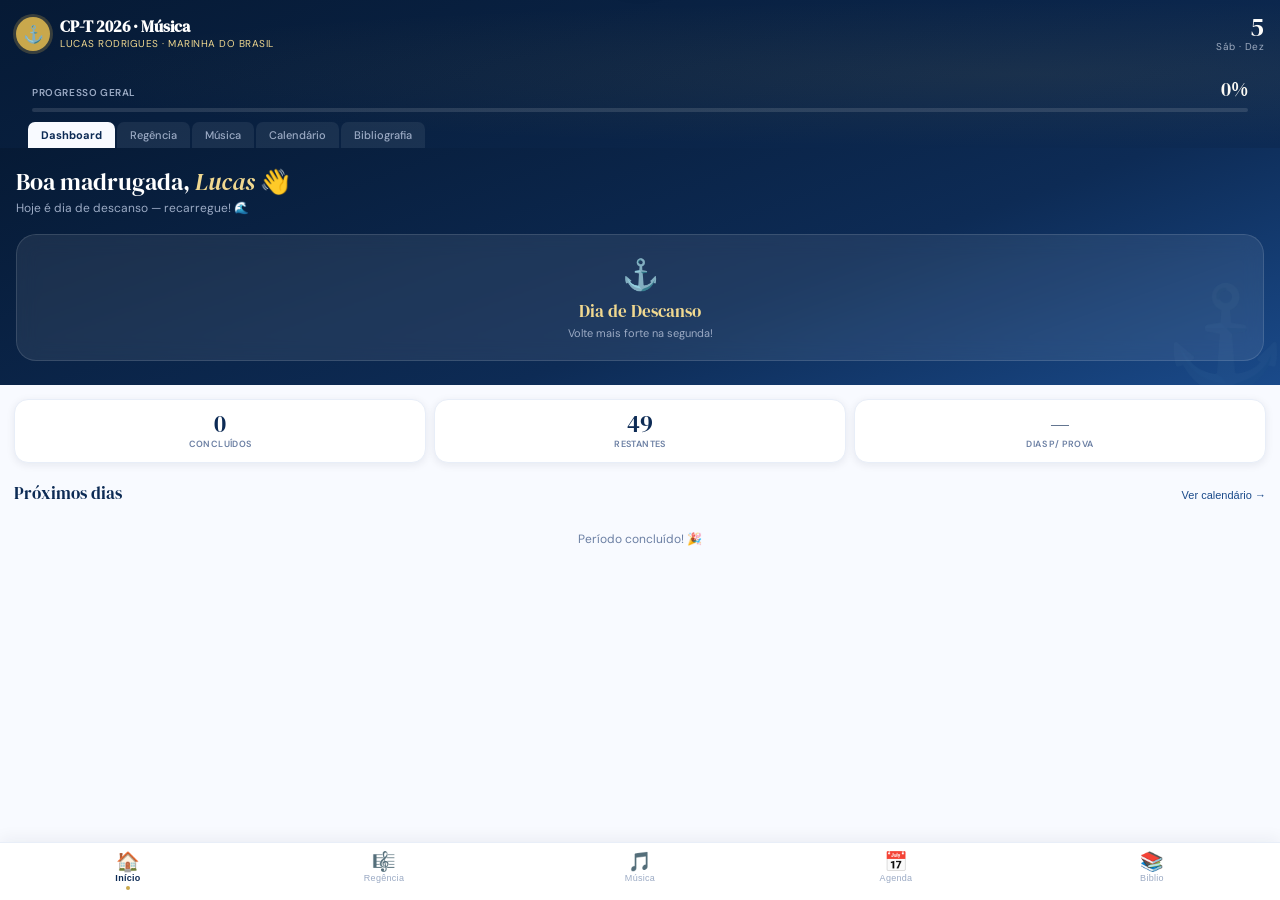
<file: EstudosCPT2026_artifact.html>
<!DOCTYPE html>
<html lang="pt-BR">
<head>
<meta charset="UTF-8">
<meta name="viewport" content="width=device-width, initial-scale=1.0, viewport-fit=cover">
<title>CP-T 2026 · Lucas Rodrigues</title>
<link href="https://fonts.googleapis.com/css2?family=DM+Serif+Display:ital@0;1&family=DM+Sans:wght@300;400;500;600&display=swap" rel="stylesheet">
<style>
:root {
  --navy-deep:#061A35;--navy:#0D2B55;--navy-mid:#1A4A8A;--blue-soft:#EBF2FC;
  --blue-tint:#F4F8FF;--gold:#C9A84C;--gold-light:#F0D890;--white:#FFFFFF;
  --off-white:#F8FAFF;--grey-200:#E8EEF8;--grey-400:#9BAAC4;--text-dark:#061A35;
  --text-soft:#6B7FA3;--green:#1A7A4A;--green-soft:#E6F5EE;
  --radius-sm:8px;--radius-md:14px;--radius-lg:20px;--radius-xl:26px;
  --shadow-sm:0 2px 8px rgba(6,26,53,.08);--shadow-md:0 6px 24px rgba(6,26,53,.12);
}
*,*::before,*::after{box-sizing:border-box;margin:0;padding:0}
html,body{height:100%;font-family:'DM Sans',sans-serif;background:var(--navy-deep);
  color:var(--text-dark);-webkit-font-smoothing:antialiased;overflow:hidden}

#app{display:flex;flex-direction:column;height:100vh;height:100dvh;
  background:var(--off-white);overflow:hidden;max-width:100%}

/* HEADER */
#header{background:linear-gradient(160deg,var(--navy-deep) 0%,var(--navy) 100%);
  padding:14px 16px 0;flex-shrink:0;position:relative;overflow:hidden}
#header::before{content:'';position:absolute;inset:0;
  background:radial-gradient(ellipse at 80% 50%,rgba(201,168,76,.08) 0%,transparent 70%)}
.header-top{display:flex;align-items:center;justify-content:space-between;margin-bottom:12px}
.header-brand{display:flex;align-items:center;gap:10px}
.brand-anchor{width:34px;height:34px;background:var(--gold);border-radius:50%;
  display:flex;align-items:center;justify-content:center;font-size:17px;flex-shrink:0;
  box-shadow:0 0 0 3px rgba(201,168,76,.25)}
.brand-text h1{font-family:'DM Serif Display',serif;font-size:16px;color:var(--white);line-height:1.2}
.brand-text p{font-size:10px;color:var(--gold-light);letter-spacing:.5px}
.header-date{text-align:right}
.header-date .day-num{font-family:'DM Serif Display',serif;font-size:26px;color:var(--white);line-height:1}
.header-date .day-label{font-size:10px;color:var(--grey-400);letter-spacing:.4px}
.global-progress{padding:10px 16px 0}
.progress-meta{display:flex;justify-content:space-between;align-items:baseline;margin-bottom:5px}
.progress-label{font-size:10px;color:var(--grey-400);font-weight:600;letter-spacing:.6px;text-transform:uppercase}
.progress-pct{font-family:'DM Serif Display',serif;font-size:20px;color:var(--white)}
.progress-track{height:4px;background:rgba(255,255,255,.12);border-radius:99px;overflow:hidden}
.progress-fill{height:100%;background:linear-gradient(90deg,var(--gold) 0%,var(--gold-light) 100%);
  border-radius:99px;transition:width .6s cubic-bezier(.4,0,.2,1);width:0%}
.tab-bar{display:flex;gap:2px;padding:10px 12px 0;overflow-x:auto;scrollbar-width:none;
  -webkit-overflow-scrolling:touch}
.tab-bar::-webkit-scrollbar{display:none}
.tab-btn{flex-shrink:0;padding:6px 13px;border-radius:7px 7px 0 0;border:none;
  background:rgba(255,255,255,.07);color:var(--grey-400);font-family:'DM Sans',sans-serif;
  font-size:11px;font-weight:500;cursor:pointer;transition:all .2s;white-space:nowrap}
.tab-btn.active{background:var(--off-white);color:var(--navy);font-weight:700}

/* MAIN */
#main{flex:1;overflow-y:auto;overflow-x:hidden;-webkit-overflow-scrolling:touch;
  background:var(--off-white);scroll-behavior:smooth;padding-bottom:80px}
#main::-webkit-scrollbar{display:none}

/* PANELS */
.panel{display:none;animation:fadeUp .25s ease both}
.panel.active{display:block}
@keyframes fadeUp{from{opacity:0;transform:translateY(10px)}to{opacity:1;transform:translateY(0)}}

/* DASHBOARD */
.dash-hero{background:linear-gradient(160deg,var(--navy-deep) 0%,var(--navy) 60%,var(--navy-mid) 100%);
  padding:20px 16px 24px;position:relative;overflow:hidden}
.dash-hero::after{content:'⚓';position:absolute;right:-8px;bottom:-18px;
  font-size:100px;opacity:.05;pointer-events:none}
.dash-greeting{font-family:'DM Serif Display',serif;font-size:24px;color:var(--white);
  line-height:1.2;margin-bottom:3px}
.dash-greeting em{font-style:italic;color:var(--gold-light)}
.dash-sub{font-size:12px;color:var(--grey-400);margin-bottom:18px}
.daily-card{background:rgba(255,255,255,.08);backdrop-filter:blur(10px);
  border:1px solid rgba(255,255,255,.12);border-radius:var(--radius-lg);padding:14px}
.daily-card-header{display:flex;align-items:center;gap:8px;margin-bottom:9px}
.daily-badge{background:var(--gold);color:var(--navy-deep);font-size:9px;font-weight:800;
  letter-spacing:.8px;text-transform:uppercase;padding:3px 8px;border-radius:99px}
.daily-date-label{font-size:11px;color:var(--grey-400)}
.daily-title{font-family:'DM Serif Display',serif;font-size:17px;color:var(--white);
  margin-bottom:8px;line-height:1.3}
.daily-topics{display:flex;flex-direction:column;gap:5px}
.daily-topic-pill{display:flex;align-items:center;gap:7px;font-size:11px;color:rgba(255,255,255,.75)}
.pill-dot{width:6px;height:6px;border-radius:50%;flex-shrink:0}
.pill-dot.reg{background:var(--gold)}.pill-dot.mus{background:#7EC8E3}
.daily-rest{text-align:center;padding:6px 0}
.rest-icon{font-size:30px;margin-bottom:5px}
.rest-text{font-family:'DM Serif Display',serif;font-size:17px;color:var(--gold-light)}
.rest-sub{font-size:11px;color:var(--grey-400);margin-top:3px}

.stats-row{display:grid;grid-template-columns:1fr 1fr 1fr;gap:8px;padding:14px 14px 0}
.stat-card{background:var(--white);border-radius:var(--radius-md);padding:12px 10px;
  text-align:center;box-shadow:var(--shadow-sm);border:1px solid var(--grey-200)}
.stat-num{font-family:'DM Serif Display',serif;font-size:24px;color:var(--navy);line-height:1}
.stat-label{font-size:9px;color:var(--text-soft);font-weight:600;letter-spacing:.4px;
  text-transform:uppercase;margin-top:2px}

.section-header{padding:18px 14px 8px;display:flex;align-items:baseline;justify-content:space-between}
.section-title{font-family:'DM Serif Display',serif;font-size:17px;color:var(--navy)}
.section-link{font-size:11px;color:var(--navy-mid);font-weight:500;cursor:pointer;border:none;background:none}
.upcoming-list{padding:0 14px;display:flex;flex-direction:column;gap:7px}
.upcoming-item{background:var(--white);border-radius:var(--radius-md);padding:11px 13px;
  display:flex;align-items:center;gap:11px;box-shadow:var(--shadow-sm);
  border:1px solid var(--grey-200);cursor:pointer;transition:all .15s}
.upcoming-item.today{border-color:var(--gold);background:linear-gradient(135deg,#FFFDF0,#FFF8E1)}
.upcoming-dot-date{width:38px;height:38px;border-radius:var(--radius-sm);background:var(--blue-tint);
  display:flex;flex-direction:column;align-items:center;justify-content:center;flex-shrink:0}
.upcoming-item.today .upcoming-dot-date{background:var(--gold)}
.up-day-num{font-family:'DM Serif Display',serif;font-size:15px;color:var(--navy);line-height:1}
.upcoming-item.today .up-day-num{color:var(--white)}
.up-day-name{font-size:8px;color:var(--grey-400);text-transform:uppercase;letter-spacing:.5px}
.upcoming-item.today .up-day-name{color:rgba(255,255,255,.75)}
.upcoming-info{flex:1;min-width:0}
.upcoming-subjects{font-size:10px;font-weight:700;color:var(--navy-mid);margin-bottom:1px}
.upcoming-desc{font-size:10px;color:var(--text-soft);white-space:nowrap;overflow:hidden;text-overflow:ellipsis}
.upcoming-check{width:19px;height:19px;border-radius:50%;border:2px solid var(--grey-200);
  flex-shrink:0;display:flex;align-items:center;justify-content:center;font-size:9px;transition:all .2s}
.upcoming-check.done{background:var(--green);border-color:var(--green);color:white}

/* TOPICS */
.topics-panel-header{background:linear-gradient(160deg,var(--navy-deep) 0%,var(--navy) 100%);
  padding:18px 16px 22px;position:relative;overflow:hidden}
.topics-panel-header::after{content:attr(data-icon);position:absolute;right:12px;bottom:-10px;
  font-size:68px;opacity:.08;pointer-events:none}
.tph-label{font-size:9px;color:var(--gold);font-weight:800;letter-spacing:1px;
  text-transform:uppercase;margin-bottom:3px}
.tph-title{font-family:'DM Serif Display',serif;font-size:22px;color:var(--white);margin-bottom:12px}
.tph-progress-row{display:flex;align-items:center;gap:11px}
.tph-pct{font-family:'DM Serif Display',serif;font-size:30px;color:var(--white);min-width:56px}
.tph-track-wrap{flex:1}
.tph-track{height:5px;background:rgba(255,255,255,.15);border-radius:99px;overflow:hidden}
.tph-fill{height:100%;background:linear-gradient(90deg,var(--gold),var(--gold-light));
  border-radius:99px;transition:width .5s cubic-bezier(.4,0,.2,1)}
.tph-count{font-size:10px;color:var(--grey-400);margin-top:3px}

.topic-group{margin:10px 14px 0;background:var(--white);border-radius:var(--radius-lg);
  overflow:hidden;box-shadow:var(--shadow-sm);border:1px solid var(--grey-200)}
.tg-header{padding:12px 14px;background:var(--blue-tint);border-bottom:1px solid var(--grey-200);
  display:flex;align-items:center;gap:8px;cursor:pointer;user-select:none;
  -webkit-user-select:none;transition:background .15s}
.tg-header:active{background:var(--blue-soft)}
.tg-icon{font-size:15px}
.tg-name{font-weight:700;font-size:12px;color:var(--navy);flex:1}
.tg-badge{font-size:9px;font-weight:700;color:var(--navy-mid);background:var(--grey-200);
  padding:2px 8px;border-radius:99px}
.tg-badge.complete{background:var(--green-soft);color:var(--green)}
.tg-chevron{font-size:11px;color:var(--grey-400);transition:transform .25s}
.tg-header.open .tg-chevron{transform:rotate(180deg)}
.tg-body{display:none}.tg-body.open{display:block}

.topic-item{padding:11px 14px;display:flex;align-items:flex-start;gap:11px;
  border-bottom:1px solid var(--grey-200);transition:background .15s;cursor:pointer;
  -webkit-tap-highlight-color:transparent}
.topic-item:last-child{border-bottom:none}
.topic-item:active{background:var(--blue-tint)}
.topic-item.checked{background:var(--green-soft)}
.topic-checkbox{width:20px;height:20px;border-radius:5px;border:2px solid var(--grey-200);
  flex-shrink:0;margin-top:1px;display:flex;align-items:center;justify-content:center;
  transition:all .2s cubic-bezier(.4,0,.2,1);background:var(--white);font-size:11px}
.topic-item.checked .topic-checkbox{background:var(--green);border-color:var(--green);color:white}
.topic-code{font-size:9px;font-weight:800;letter-spacing:.6px;text-transform:uppercase;
  color:var(--navy-mid);margin-bottom:2px}
.topic-item.checked .topic-code{color:var(--green)}
.topic-desc{font-size:12px;color:var(--text-dark);line-height:1.45}
.topic-item.checked .topic-desc{color:var(--text-soft);text-decoration:line-through;
  text-decoration-color:var(--grey-400)}

/* CALENDAR */
.cal-header-strip{background:linear-gradient(160deg,var(--navy-deep) 0%,var(--navy) 100%);
  padding:18px 16px 22px}
.cal-title{font-family:'DM Serif Display',serif;font-size:22px;color:var(--white);margin-bottom:2px}
.cal-sub{font-size:11px;color:var(--grey-400)}
.cal-month{margin:10px 14px 0}
.cal-month-label{font-family:'DM Serif Display',serif;font-size:15px;color:var(--navy);
  padding:7px 3px;border-bottom:2px solid var(--gold);margin-bottom:5px;
  display:flex;align-items:center;gap:8px}
.cal-month-label span{font-size:11px;color:var(--text-soft);font-family:'DM Sans',sans-serif}
.cal-week-days{display:grid;grid-template-columns:repeat(7,1fr);text-align:center;margin-bottom:3px}
.cal-wd{font-size:9px;font-weight:700;color:var(--text-soft);letter-spacing:.4px;padding:3px 0}
.cal-grid{display:grid;grid-template-columns:repeat(7,1fr);gap:3px}
.cal-day{aspect-ratio:1;border-radius:6px;display:flex;flex-direction:column;
  align-items:center;justify-content:center;cursor:pointer;transition:all .15s;
  position:relative;-webkit-tap-highlight-color:transparent}
.cal-day:active{transform:scale(.9)}
.cal-day.empty{pointer-events:none}.cal-day.weekend{opacity:.25;pointer-events:none}
.cal-day.study{background:var(--blue-tint);border:1px solid var(--grey-200)}
.cal-day.study.done{background:var(--green-soft);border-color:#B2DFCA}
.cal-day.rest{background:#FFF8E1;border:1px solid #FFE082}
.cal-day.today-cal{background:var(--navy)!important;border-color:var(--navy)!important}
.cal-day-num{font-size:12px;font-weight:700;color:var(--text-dark);line-height:1}
.cal-day.study.done .cal-day-num{color:var(--green)}
.cal-day.today-cal .cal-day-num{color:var(--white)}
.cal-day.rest .cal-day-num{color:#B8860B}
.cal-day-dot{width:4px;height:4px;border-radius:50%;background:var(--gold);margin-top:2px}
.cal-day.done .cal-day-dot{background:var(--green)}
.cal-day.today-cal .cal-day-dot{background:var(--gold)}
.day-sheet{display:none;margin:10px 14px 0;background:var(--white);border-radius:var(--radius-lg);
  padding:16px;box-shadow:var(--shadow-md);border:1px solid var(--grey-200);animation:fadeUp .2s ease}
.day-sheet.visible{display:block}
.ds-date{font-family:'DM Serif Display',serif;font-size:18px;color:var(--navy);
  margin-bottom:10px;display:flex;align-items:center;gap:8px;flex-wrap:wrap}
.ds-badge{font-size:9px;font-weight:800;letter-spacing:.6px;text-transform:uppercase;
  padding:3px 8px;border-radius:99px}
.ds-badge.study{background:var(--blue-tint);color:var(--navy-mid)}
.ds-badge.rest{background:#FFF8E1;color:#B8860B}
.ds-badge.done{background:var(--green-soft);color:var(--green)}
.ds-topics{display:flex;flex-direction:column;gap:7px}
.ds-topic-row{display:flex;align-items:flex-start;gap:8px;padding:9px;
  background:var(--blue-tint);border-radius:var(--radius-sm)}
.ds-topic-row.mus{background:#F0F8FF}
.ds-subj-badge{font-size:8px;font-weight:800;letter-spacing:.8px;text-transform:uppercase;
  padding:2px 6px;border-radius:99px;flex-shrink:0;margin-top:1px}
.ds-subj-badge.reg{background:var(--navy);color:var(--gold-light)}
.ds-subj-badge.mus{background:var(--navy-mid);color:#B3D9F5}
.ds-topic-text{font-size:11px;color:var(--text-dark);line-height:1.4}

/* BIBLIOGRAPHY */
.bib-header{background:linear-gradient(160deg,var(--navy-deep) 0%,var(--navy) 100%);
  padding:18px 16px 22px}
.bib-title{font-family:'DM Serif Display',serif;font-size:22px;color:var(--white);margin-bottom:2px}
.bib-sub{font-size:11px;color:var(--grey-400)}
.bib-list{padding:10px 14px;display:flex;flex-direction:column;gap:8px}
.bib-card{background:var(--white);border-radius:var(--radius-md);padding:13px 14px;
  box-shadow:var(--shadow-sm);border:1px solid var(--grey-200);display:flex;gap:11px;align-items:flex-start}
.bib-code{font-family:'DM Serif Display',serif;font-size:19px;color:var(--navy);
  min-width:34px;flex-shrink:0;line-height:1;padding-top:1px}
.bib-obra{font-size:12px;font-weight:700;color:var(--text-dark);line-height:1.35;margin-bottom:2px}
.bib-author{font-size:10px;color:var(--text-soft);margin-bottom:4px}
.bib-area-tag{display:inline-block;font-size:9px;font-weight:700;letter-spacing:.4px;
  text-transform:uppercase;padding:2px 7px;border-radius:99px;background:var(--blue-tint);color:var(--navy-mid)}

/* BOTTOM NAV */
#bottom-nav{flex-shrink:0;background:var(--white);border-top:1px solid var(--grey-200);
  display:flex;box-shadow:0 -3px 16px rgba(6,26,53,.06);z-index:10;padding-bottom:4px}
.nav-btn{flex:1;padding:9px 4px 6px;display:flex;flex-direction:column;align-items:center;gap:2px;
  cursor:pointer;border:none;background:none;transition:all .15s;-webkit-tap-highlight-color:transparent}
.nav-btn:active{transform:scale(.9)}
.nav-icon{font-size:19px;line-height:1}
.nav-label{font-size:9px;font-weight:500;color:var(--grey-400);letter-spacing:.3px}
.nav-btn.active .nav-label{color:var(--navy);font-weight:800}
.nav-indicator{width:4px;height:4px;border-radius:50%;background:transparent;margin-top:1px}
.nav-btn.active .nav-indicator{background:var(--gold)}

/* TOAST */
#toast{position:fixed;top:12px;left:50%;transform:translateX(-50%) translateY(-70px);
  background:var(--navy-deep);color:var(--white);padding:10px 18px;border-radius:99px;
  font-size:12px;font-weight:600;z-index:1000;transition:transform .3s cubic-bezier(.4,0,.2,1);
  white-space:nowrap;box-shadow:0 8px 32px rgba(6,26,53,.3);border:1px solid rgba(201,168,76,.3)}
#toast.show{transform:translateX(-50%) translateY(0)}

@keyframes checkPop{0%{transform:scale(1)}40%{transform:scale(1.35)}70%{transform:scale(.9)}100%{transform:scale(1)}}
.check-pop{animation:checkPop .3s cubic-bezier(.4,0,.2,1)}
</style>
</head>
<body>
<div id="app">

  <div id="header">
    <div class="header-top">
      <div class="header-brand">
        <div class="brand-anchor">⚓</div>
        <div class="brand-text">
          <h1>CP-T 2026 · Música</h1>
          <p>LUCAS RODRIGUES · MARINHA DO BRASIL</p>
        </div>
      </div>
      <div class="header-date">
        <div class="day-num" id="hdr-day">--</div>
        <div class="day-label" id="hdr-month">---</div>
      </div>
    </div>
    <div class="global-progress">
      <div class="progress-meta">
        <span class="progress-label">Progresso Geral</span>
        <span class="progress-pct" id="global-pct">0%</span>
      </div>
      <div class="progress-track"><div class="progress-fill" id="global-bar"></div></div>
    </div>
    <div class="tab-bar" id="tab-bar">
      <button class="tab-btn active" data-panel="dashboard">Dashboard</button>
      <button class="tab-btn" data-panel="regencia">Regência</button>
      <button class="tab-btn" data-panel="musica">Música</button>
      <button class="tab-btn" data-panel="calendario">Calendário</button>
      <button class="tab-btn" data-panel="bibliografia">Bibliografia</button>
    </div>
  </div>

  <div id="main">
    <div class="panel active" id="panel-dashboard">
      <div class="dash-hero">
        <div class="dash-greeting">Bom dia, <em>Lucas</em> 👋</div>
        <div class="dash-sub" id="dash-sub-text">Carregando seu plano...</div>
        <div class="daily-card" id="daily-card"></div>
      </div>
      <div class="stats-row">
        <div class="stat-card"><div class="stat-num" id="stat-done">0</div><div class="stat-label">Concluídos</div></div>
        <div class="stat-card"><div class="stat-num" id="stat-remain">51</div><div class="stat-label">Restantes</div></div>
        <div class="stat-card"><div class="stat-num" id="stat-days">--</div><div class="stat-label">Dias p/ prova</div></div>
      </div>
      <div class="section-header">
        <span class="section-title">Próximos dias</span>
        <button class="section-link" onclick="switchPanel('calendario')">Ver calendário →</button>
      </div>
      <div class="upcoming-list" id="upcoming-list"></div>
    </div>

    <div class="panel" id="panel-regencia">
      <div class="topics-panel-header" data-icon="🎼">
        <div class="tph-label">Área 1</div>
        <div class="tph-title">Regência</div>
        <div class="tph-progress-row">
          <div class="tph-pct" id="reg-pct">0%</div>
          <div class="tph-track-wrap">
            <div class="tph-track"><div class="tph-fill" id="reg-bar"></div></div>
            <div class="tph-count" id="reg-count">0 / 26 tópicos</div>
          </div>
        </div>
      </div>
      <div id="reg-groups"></div>
    </div>

    <div class="panel" id="panel-musica">
      <div class="topics-panel-header" data-icon="🎵">
        <div class="tph-label">Área 2</div>
        <div class="tph-title">Conhecimentos Gerais em Música</div>
        <div class="tph-progress-row">
          <div class="tph-pct" id="mus-pct">0%</div>
          <div class="tph-track-wrap">
            <div class="tph-track"><div class="tph-fill" id="mus-bar"></div></div>
            <div class="tph-count" id="mus-count">0 / 25 tópicos</div>
          </div>
        </div>
      </div>
      <div id="mus-groups"></div>
    </div>

    <div class="panel" id="panel-calendario">
      <div class="cal-header-strip">
        <div class="cal-title">Calendário de Estudos</div>
        <div class="cal-sub">23/03 – 22/05/2026 · Somente dias úteis</div>
      </div>
      <div id="cal-container"></div>
      <div class="day-sheet" id="day-sheet"></div>
    </div>

    <div class="panel" id="panel-bibliografia">
      <div class="bib-header">
        <div class="bib-title">Bibliografia</div>
        <div class="bib-sub">10 obras de referência · CP-T/2026</div>
      </div>
      <div class="bib-list" id="bib-list"></div>
    </div>
  </div>

  <nav id="bottom-nav">
    <button class="nav-btn active" data-panel="dashboard"><span class="nav-icon">🏠</span><span class="nav-label">Início</span><div class="nav-indicator"></div></button>
    <button class="nav-btn" data-panel="regencia"><span class="nav-icon">🎼</span><span class="nav-label">Regência</span><div class="nav-indicator"></div></button>
    <button class="nav-btn" data-panel="musica"><span class="nav-icon">🎵</span><span class="nav-label">Música</span><div class="nav-indicator"></div></button>
    <button class="nav-btn" data-panel="calendario"><span class="nav-icon">📅</span><span class="nav-label">Agenda</span><div class="nav-indicator"></div></button>
    <button class="nav-btn" data-panel="bibliografia"><span class="nav-icon">📚</span><span class="nav-label">Biblio</span><div class="nav-indicator"></div></button>
  </nav>
</div>

<div id="toast"></div>

<script>
const REGENCIA_GROUPS=[
  {id:'reg-hist',icon:'🕰️',name:'História da Regência',topics:[
    {id:'REG-01',desc:'Introdução histórica: direção de orquestra sécs. XVII–XIX; o advento do artista intérprete'},
    {id:'REG-02',desc:'Direção de orquestra no séc. XX: maestro, partitura, ópera e interpretação autenticista'},
    {id:'REG-19',desc:'Desenvolvimento da regência orquestral: Antiguidade ao Classicismo'},
    {id:'REG-20',desc:'Aspectos da regência: apreensão do código e comunicação do gesto regencial'},
  ]},
  {id:'reg-maes',icon:'👨‍🎤',name:'Maestros e Referências',topics:[
    {id:'REG-07',desc:'Grandes maestros históricos, modernos e contemporâneos; mulheres regentes'},
    {id:'REG-08',desc:'Os maestros brasileiros: da Colônia ao Império e à atualidade'},
    {id:'REG-09',desc:'Regência e regentes, por Francisco Mignone'},
  ]},
  {id:'reg-orq',icon:'🎻',name:'Orquestra e Técnica',topics:[
    {id:'REG-03',desc:'O maestro e a orquestra: autoridade, memória e percepção do gesto e da partitura'},
    {id:'REG-04',desc:'O maestro e a batuta: atividades básicas, estudo da partitura e comunicação gestual'},
    {id:'REG-05',desc:'Os andamentos: conceitos fundamentais e variações interpretativas'},
    {id:'REG-18',desc:'A orquestra: origem, evolução e tendências'},
  ]},
  {id:'reg-gest',icon:'🤲',name:'Gesto e Comunicação',topics:[
    {id:'REG-13',desc:'Comunicação gestual: expressão corporal, postura e independência dos braços'},
    {id:'REG-14',desc:'Gestos rítmicos e expressivos: gênese, organização e trajetória'},
  ]},
  {id:'reg-interp',icon:'🎯',name:'Interpretação e Ensaios',topics:[
    {id:'REG-15',desc:'Interpretação e relação do regente com a obra: análise formal e maturação'},
    {id:'REG-06',desc:'Os ensaios de orquestra: técnicas e registros históricos de maestros'},
    {id:'REG-16',desc:'Ensaios: preparação e técnicas em função do conjunto e da obra'},
    {id:'REG-17',desc:'Afinação: trajetória histórica das formas e prática nos ensaios'},
  ]},
  {id:'reg-lider',icon:'⭐',name:'Liderança',topics:[
    {id:'REG-10',desc:'Liderança na regência: formação musical, intelectual, física e patrimônio do regente'},
    {id:'REG-11',desc:'Postura do líder: autoridade, empatia, planejamento, argumentação e reconhecimento'},
    {id:'REG-12',desc:'Condução do grupo e virtudes; administração de conflitos, crises e soluções'},
  ]},
  {id:'reg-banda',icon:'🎺',name:'Banda, Sopros e Arranjo',topics:[
    {id:'REG-21',desc:'Padronização da instrumentação'},
    {id:'REG-22',desc:'Desenvolvimento histórico da música para sopros'},
    {id:'REG-23',desc:'Noções básicas para o regente de Bandas e tabela de parâmetros técnicos'},
    {id:'REG-24',desc:'Antes de escrever um arranjo: princípios e procedimentos'},
  ]},
];

const MUSICA_GROUPS=[
  {id:'mus-med',icon:'🏰',name:'Música Medieval e Renascentista',topics:[
    {id:'MUS-07',desc:'Música medieval: Cantochão, Organum, Descante, Clausula, Motetos e Ars Nova'},
    {id:'MUS-08',desc:'Música renascentista: sacra, Países Baixos, Itália e coral alemão'},
    {id:'MUS-09',desc:'Música renascentista: vocal profana, madrigais elisabetanos, Veneza e instrumental'},
  ]},
  {id:'mus-bar',icon:'🕍',name:'Música Barroca',topics:[
    {id:'MUS-10',desc:'Música Barroca: Monodia, primeiras óperas, velho e novo estilo, Oratório'},
    {id:'MUS-11',desc:'Música Barroca: suíte, sonatas, concerto grosso e orquestra'},
  ]},
  {id:'mus-clas',icon:'🏛️',name:'Música Clássica',topics:[
    {id:'MUS-12',desc:'Música Clássica: orquestra, piano, sonatas, sinfonia e forma sonata'},
    {id:'MUS-13',desc:'Música Clássica: concerto, ópera e principais características'},
  ]},
  {id:'mus-rom',icon:'🌹',name:'Romantismo séc. XIX',topics:[
    {id:'MUS-14',desc:'Romantismo: orquestra, Lied alemão, piano e música programática'},
    {id:'MUS-15',desc:'Romantismo: concerto, drama musical de Wagner e nacionalismo'},
    {id:'MUS-16',desc:'Romantismo: música coral e romantismo tardio'},
  ]},
  {id:'mus-mod',icon:'🌐',name:'Música Moderna (séc. XX)',topics:[
    {id:'MUS-01',desc:'A música moderna: prelúdio e romantismo tardio'},
    {id:'MUS-02',desc:'Nova harmonia, novo ritmo, nova forma e gênios nacionais'},
    {id:'MUS-03',desc:'Neoclassicismo e Serialismo no séc. XX'},
    {id:'MUS-04',desc:'O mundo moderno, Oriente, continuação e Eletrônica'},
    {id:'MUS-05',desc:'Música aleatória, teatro, política e multiplicidade'},
    {id:'MUS-06',desc:'Estilo em música: períodos, melodia, harmonia, ritmo, timbre, forma e textura'},
    {id:'MUS-17',desc:'Música no séc. XX: Impressionismo, nacionalismo e influências jazzísticas'},
    {id:'MUS-18',desc:'Música no séc. XX: Politonalidade, Atonalidade e Expressionismo'},
    {id:'MUS-19',desc:'Música no séc. XX: Serialismo/Dodecafonismo e Neoclassicismo'},
    {id:'MUS-20',desc:'Música no séc. XX: novos sons, música concreta, eletrônica e serialismo total'},
    {id:'MUS-21',desc:'Música aleatória no séc. XX'},
  ]},
  {id:'mus-teo',icon:'🎵',name:'Teoria Musical',topics:[
    {id:'MUS-22',desc:'Modos litúrgicos e transposição dos modos'},
    {id:'MUS-23',desc:'Escalas exóticas e transposição para os instrumentos'},
    {id:'MUS-24',desc:'Revisão Bloco 1 — Música (MUS-01 a MUS-12)'},
    {id:'MUS-25',desc:'Revisão Bloco 2 — Música (MUS-13 a MUS-23)'},
  ]},
];

const BIBLIO_DATA=[
  {code:'B1',obra:'A Arte da Regência',author:'LAGO JÚNIOR, Sylvio. Rio de Janeiro: Lacerda Editores, 2002.',area:'Regência — Geral'},
  {code:'B2',obra:'Regência – Uma Arte Complexa',author:'ROCHA, Ricardo. Rio de Janeiro: Ibis Libris, 2004.',area:'Regência — Geral'},
  {code:'B3',obra:'A Comunicação Gestual na Regência',author:'MUNIZ NETO, José Viegas. São Paulo: Annablume, 2003.',area:'Regência — Gestual'},
  {code:'B4',obra:'Guia Prático para o Regente de Banda',author:'JARDIM, Marcelo. Rio de Janeiro: Funarte, 2008.',area:'Regência — Banda'},
  {code:'B5',obra:'A Música Moderna',author:'GRIFFITHS, Paul. Rio de Janeiro: Jorge Zahar, 1998.',area:'Música séc. XX'},
  {code:'B6',obra:'Uma Breve História da Música',author:'BENNETT, Roy. Rio de Janeiro: Jorge Zahar, 1986.',area:'História da Música'},
  {code:'B7',obra:'Teoria da Música',author:'MED, Bohumil. 5ª ed. Brasília: MusiMed, 2017.',area:'Teoria Musical'},
  {code:'B8',obra:'O Livro da Música Clássica',author:'COLLISSON, Steve.',area:'Barroco, Classicismo e Romantismo'},
  {code:'B9',obra:'História da Música Ocidental',author:'GROUT, Donald J.; PALISCA, Claude.',area:'História da Música — Medieval ao séc. XX'},
  {code:'B10',obra:'Técnica e Estética',author:'JUNKER, David.',area:'Regência — Interpretação e Estética'},
];

const SCHEDULE=[
  {date:'2026-03-23',reg:'REG-01',mus:'MUS-01',regDesc:'Introdução histórica sécs. XVII–XIX',musDesc:'A música moderna: prelúdio'},
  {date:'2026-03-24',reg:'REG-02',mus:'MUS-02',regDesc:'Direção no séc. XX: maestro e partitura',musDesc:'Nova harmonia, ritmo e forma'},
  {date:'2026-03-25',reg:'REG-03',mus:'MUS-03',regDesc:'O maestro e a orquestra',musDesc:'Neoclassicismo e Serialismo'},
  {date:'2026-03-26',reg:'REG-04',mus:'MUS-04',regDesc:'O maestro e a batuta',musDesc:'O mundo moderno e Eletrônica'},
  {date:'2026-03-27',reg:'REG-05',mus:'MUS-05',regDesc:'Os andamentos',musDesc:'Música aleatória e teatro'},
  {date:'2026-03-30',reg:'REG-06',mus:'MUS-06',regDesc:'Os ensaios de orquestra',musDesc:'Estilo em música'},
  {date:'2026-03-31',reg:'REG-07',mus:'MUS-07',regDesc:'Grandes maestros; mulheres regentes',musDesc:'Música medieval'},
  {date:'2026-04-01',reg:'REG-08',mus:'MUS-08',regDesc:'Os maestros brasileiros',musDesc:'Música renascentista: sacra'},
  {date:'2026-04-02',reg:'REG-09',mus:'MUS-09',regDesc:'Regência e regentes — Mignone',musDesc:'Música renascentista: vocal'},
  {date:'2026-04-03',reg:'REG-10',mus:'MUS-10',regDesc:'Liderança na regência',musDesc:'Música Barroca: ópera e Oratório'},
  {date:'2026-04-06',reg:'REG-11',mus:'MUS-11',regDesc:'Postura do líder',musDesc:'Música Barroca: suíte e concerto'},
  {date:'2026-04-07',reg:'REG-12',mus:'MUS-12',regDesc:'Administração de conflitos',musDesc:'Música Clássica: sinfonia e sonata'},
  {date:'2026-04-08',reg:'REG-13',mus:'MUS-13',regDesc:'Comunicação gestual',musDesc:'Música Clássica: concerto e ópera'},
  {date:'2026-04-09',reg:'REG-14',mus:'MUS-14',regDesc:'Gestos rítmicos e expressivos',musDesc:'Romantismo: Lied e piano'},
  {date:'2026-04-10',reg:'REG-15',mus:'MUS-15',regDesc:'Interpretação e relação com a obra',musDesc:'Romantismo: Wagner e nacionalismo'},
  {date:'2026-04-13',reg:'REG-16',mus:'MUS-16',regDesc:'Ensaios: preparação e técnicas',musDesc:'Romantismo: música coral'},
  {date:'2026-04-14',reg:'REG-17',mus:'MUS-17',regDesc:'Afinação: trajetória histórica',musDesc:'Séc. XX: Impressionismo e Jazz'},
  {date:'2026-04-15',reg:'REG-18',mus:'MUS-18',regDesc:'A orquestra: origem e evolução',musDesc:'Séc. XX: Atonalidade e Expressionismo'},
  {date:'2026-04-16',reg:'REG-19',mus:'MUS-19',regDesc:'Desenvolvimento da regência orquestral',musDesc:'Séc. XX: Serialismo e Neoclassicismo'},
  {date:'2026-04-17',reg:'REG-20',mus:'MUS-20',regDesc:'Aspectos da regência',musDesc:'Séc. XX: novos sons e eletrônica'},
  {date:'2026-04-20',reg:'REG-21',mus:'MUS-21',regDesc:'Padronização da instrumentação',musDesc:'Música aleatória no séc. XX'},
  {date:'2026-04-21',reg:'REG-22',mus:'MUS-22',regDesc:'Música para sopros',musDesc:'Modos litúrgicos'},
  {date:'2026-04-22',reg:'REG-23',mus:'MUS-23',regDesc:'Noções para regente de Banda',musDesc:'Escalas exóticas e transposição'},
  {date:'2026-04-23',reg:'REG-24',mus:'MUS-24',regDesc:'Antes de escrever um arranjo',musDesc:'Revisão Bloco 1 — Música'},
  {date:'2026-04-24',reg:'REG-25',mus:'MUS-25',regDesc:'Revisão Bloco 1 — Regência',musDesc:'Revisão Bloco 2 — Música'},
  {date:'2026-04-27',type:'rev',regDesc:'REV: Regência — História e Técnica',musDesc:'REV: Música Antiga'},
  {date:'2026-04-28',type:'rev',regDesc:'REV: Maestros e Liderança',musDesc:'REV: Barroco e Classicismo'},
  {date:'2026-04-29',type:'rev',regDesc:'REV: Gestual e Interpretação',musDesc:'REV: Romantismo séc. XIX'},
  {date:'2026-04-30',type:'rev',regDesc:'REV: Orquestra, Banda e Arranjo',musDesc:'REV: Música séc. XX'},
  {date:'2026-05-01',type:'rev',regDesc:'REV: Blocos de revisão integrada',musDesc:'REV: Modos, escalas e transposição'},
  {date:'2026-05-04',type:'sim',regDesc:'SIMULADO: Regência (50 questões)',musDesc:'SIMULADO: Conhecimentos Musicais'},
  {date:'2026-05-05',type:'rev',regDesc:'Correção de erros — Regência',musDesc:'Correção de erros — Música'},
  {date:'2026-05-06',type:'rev',regDesc:'Revisão Final — Regência',musDesc:'Revisão Final — Música'},
  {date:'2026-05-07',type:'final',regDesc:'Revisão geral integrada + mapas mentais',musDesc:'Descanso ativo e preparo mental'},
];

// STATE — usa objeto em memória (artifact não tem localStorage persistente entre sessões)
let checked={};
try{checked=JSON.parse(localStorage.getItem('cpt2026')||'{}')}catch(e){}
function save(){try{localStorage.setItem('cpt2026',JSON.stringify(checked))}catch(e){}}

const ALL_IDS=[...REGENCIA_GROUPS,...MUSICA_GROUPS].flatMap(g=>g.topics.map(t=>t.id));

function showToast(m){const e=document.getElementById('toast');e.textContent=m;
  e.classList.add('show');setTimeout(()=>e.classList.remove('show'),2000)}

function pct(d,t){return t>0?Math.round(d/t*100):0}
function getTodayStr(){return new Date().toISOString().slice(0,10)}
function fmt(ds){
  const[y,m,d]=ds.split('-').map(Number);const dt=new Date(y,m-1,d);
  const days=['Dom','Seg','Ter','Qua','Qui','Sex','Sáb'];
  const months=['Jan','Fev','Mar','Abr','Mai','Jun','Jul','Ago','Set','Out','Nov','Dez'];
  return{dd:String(d).padStart(2,'0'),mmm:months[m-1],dow:days[dt.getDay()],full:`${d} de ${months[m-1]}`};
}

function updateHeader(){
  const n=new Date();
  const days=['Dom','Seg','Ter','Qua','Qui','Sex','Sáb'];
  const months=['Jan','Fev','Mar','Abr','Mai','Jun','Jul','Ago','Set','Out','Nov','Dez'];
  document.getElementById('hdr-day').textContent=n.getDate();
  document.getElementById('hdr-month').textContent=`${days[n.getDay()]} · ${months[n.getMonth()]}`;
}

function updateProgress(){
  const done=ALL_IDS.filter(id=>checked[id]).length,total=ALL_IDS.length,p=pct(done,total);
  document.getElementById('global-pct').textContent=p+'%';
  document.getElementById('global-bar').style.width=p+'%';
  document.getElementById('stat-done').textContent=done;
  document.getElementById('stat-remain').textContent=total-done;
  const exam=new Date(2026,4,22),today=new Date();today.setHours(0,0,0,0);
  const diff=Math.ceil((exam-today)/86400000);
  document.getElementById('stat-days').textContent=diff>0?diff:'—';
  const ri=REGENCIA_GROUPS.flatMap(g=>g.topics.map(t=>t.id));
  const rd=ri.filter(id=>checked[id]).length,rp=pct(rd,ri.length);
  document.getElementById('reg-pct').textContent=rp+'%';
  document.getElementById('reg-bar').style.width=rp+'%';
  document.getElementById('reg-count').textContent=`${rd} / ${ri.length} tópicos`;
  const mi=MUSICA_GROUPS.flatMap(g=>g.topics.map(t=>t.id));
  const md=mi.filter(id=>checked[id]).length,mp=pct(md,mi.length);
  document.getElementById('mus-pct').textContent=mp+'%';
  document.getElementById('mus-bar').style.width=mp+'%';
  document.getElementById('mus-count').textContent=`${md} / ${mi.length} tópicos`;
}

function buildDashboard(){
  const today=getTodayStr(),entry=SCHEDULE.find(s=>s.date===today);
  const card=document.getElementById('daily-card'),sub=document.getElementById('dash-sub-text');
  const h=new Date().getHours();
  const gi=h<5?0:h<12?1:h<18?2:3;
  const greets=['Boa madrugada','Bom dia','Boa tarde','Boa noite'];
  document.querySelector('.dash-greeting').innerHTML=`${greets[gi]}, <em>Lucas</em> 👋`;
  if(!entry){
    const isWE=[0,6].includes(new Date().getDay());
    sub.textContent=isWE?'Hoje é dia de descanso — recarregue! 🌊':'Fora do período de estudos.';
    card.innerHTML=`<div class="daily-rest"><div class="rest-icon">${isWE?'⚓':'📅'}</div>
      <div class="rest-text">${isWE?'Dia de Descanso':'Sem estudo hoje'}</div>
      <div class="rest-sub">${isWE?'Volte mais forte na segunda!':'Período: 23/03 a 07/05/2026'}</div></div>`;
  } else if(entry.type==='final'){
    sub.textContent='Último dia — confie no seu preparo! ✨';
    card.innerHTML=`<div class="daily-rest"><div class="rest-icon">🌟</div>
      <div class="rest-text">Revisão Final & Descanso</div>
      <div class="rest-sub">Você se preparou. Respire fundo!</div></div>`;
  } else {
    const f=fmt(entry.date),label=entry.type==='sim'?'SIMULADO':entry.type==='rev'?'REVISÃO':'META DO DIA';
    sub.textContent=`Sua missão de hoje, ${f.dow} ${f.dd}/${f.mmm}:`;
    card.innerHTML=`<div class="daily-card-header"><span class="daily-badge">${label}</span>
      <span class="daily-date-label">${f.dow}, ${f.dd} de ${f.mmm}</span></div>
      <div class="daily-title">${entry.reg||'Revisão'} + ${entry.mus||'Revisão'}</div>
      <div class="daily-topics">
        <div class="daily-topic-pill"><span class="pill-dot reg"></span>${entry.regDesc}</div>
        <div class="daily-topic-pill"><span class="pill-dot mus"></span>${entry.musDesc}</div>
      </div>`;
  }
  buildUpcoming(today);
}

function buildUpcoming(today){
  const list=document.getElementById('upcoming-list');list.innerHTML='';
  const up=SCHEDULE.filter(s=>s.date>=today).slice(0,5);
  if(!up.length){list.innerHTML='<div style="padding:18px;text-align:center;color:var(--text-soft);font-size:12px">Período concluído! 🎉</div>';return;}
  up.forEach(entry=>{
    const f=fmt(entry.date),isToday=entry.date===today;
    const done=entry.reg&&entry.mus?(checked[entry.reg]&&checked[entry.mus]):false;
    const el=document.createElement('div');
    el.className='upcoming-item'+(isToday?' today':'');
    el.innerHTML=`<div class="upcoming-dot-date"><div class="up-day-num">${f.dd}</div>
      <div class="up-day-name">${f.dow}</div></div>
      <div class="upcoming-info">
        <div class="upcoming-subjects">${entry.reg||'REVISÃO'} · ${entry.mus||'REVISÃO'}</div>
        <div class="upcoming-desc">${entry.regDesc}</div>
      </div>
      <div class="upcoming-check${done?' done':''}">${done?'✓':''}</div>`;
    el.addEventListener('click',()=>switchPanel('calendario'));
    list.appendChild(el);
  });
}

function buildGroups(groups,containerId){
  const container=document.getElementById(containerId);container.innerHTML='';
  groups.forEach(group=>{
    const done=group.topics.filter(t=>checked[t.id]).length,complete=done===group.topics.length;
    const div=document.createElement('div');div.className='topic-group';div.id='grp-'+group.id;
    const hdr=document.createElement('div');hdr.className='tg-header';
    hdr.innerHTML=`<span class="tg-icon">${group.icon}</span><span class="tg-name">${group.name}</span>
      <span class="tg-badge${complete?' complete':''}">${done}/${group.topics.length}</span>
      <span class="tg-chevron">▼</span>`;
    const body=document.createElement('div');body.className='tg-body';
    group.topics.forEach(topic=>{
      const isC=!!checked[topic.id];
      const row=document.createElement('div');row.className='topic-item'+(isC?' checked':'');row.dataset.id=topic.id;
      row.innerHTML=`<div class="topic-checkbox">${isC?'✓':''}</div>
        <div class="topic-text"><div class="topic-code">${topic.id}</div>
        <div class="topic-desc">${topic.desc}</div></div>`;
      row.addEventListener('click',()=>{
        checked[topic.id]=!checked[topic.id];save();
        row.classList.toggle('checked',checked[topic.id]);
        const cb=row.querySelector('.topic-checkbox');cb.textContent=checked[topic.id]?'✓':'';
        cb.classList.add('check-pop');cb.addEventListener('animationend',()=>cb.classList.remove('check-pop'),{once:true});
        const allR=div.querySelectorAll('.topic-item');
        const dc=[...allR].filter(r=>r.classList.contains('checked')).length;
        const badge=hdr.querySelector('.tg-badge');badge.textContent=`${dc}/${allR.length}`;
        badge.className='tg-badge'+(dc===allR.length?' complete':'');
        updateProgress();buildDashboard();
        if(checked[topic.id])showToast('✓ Tópico concluído!');
      });
      body.appendChild(row);
    });
    hdr.addEventListener('click',()=>{const o=hdr.classList.toggle('open');body.classList.toggle('open',o);});
    div.appendChild(hdr);div.appendChild(body);container.appendChild(div);
  });
}

function buildCalendar(){
  const container=document.getElementById('cal-container');container.innerHTML='';
  const sm={};SCHEDULE.forEach(s=>sm[s.date]=s);
  const sd=new Set(SCHEDULE.map(s=>s.date));
  const today=getTodayStr();
  [{y:2026,m:3,label:'Março 2026'},{y:2026,m:4,label:'Abril 2026'},{y:2026,m:5,label:'Maio 2026'}]
  .forEach(({y,m,label})=>{
    const wrap=document.createElement('div');wrap.className='cal-month';
    const ms=SCHEDULE.filter(s=>s.date.startsWith(`${y}-${String(m).padStart(2,'0')}`));
    const mdone=ms.filter(s=>s.reg&&s.mus&&(checked[s.reg]||checked[s.mus])).length;
    wrap.innerHTML=`<div class="cal-month-label">${label} <span>${mdone}/${ms.length} dias</span></div>
      <div class="cal-week-days">${['Dom','Seg','Ter','Qua','Qui','Sex','Sáb'].map(d=>`<div class="cal-wd">${d}</div>`).join('')}</div>
      <div class="cal-grid" id="cg-${m}"></div>`;
    container.appendChild(wrap);
    const grid=wrap.querySelector(`#cg-${m}`);
    const fd=new Date(y,m-1,1).getDay(),dim=new Date(y,m,0).getDate();
    for(let i=0;i<fd;i++){const b=document.createElement('div');b.className='cal-day empty';grid.appendChild(b);}
    for(let d=1;d<=dim;d++){
      const ds=`${y}-${String(m).padStart(2,'0')}-${String(d).padStart(2,'0')}`;
      const dow=new Date(y,m-1,d).getDay(),isWE=dow===0||dow===6;
      const inPer=ds>='2026-03-23'&&ds<='2026-05-22',isSt=sd.has(ds),entry=sm[ds];
      const isT=ds===today,isDone=isSt&&entry&&entry.reg&&entry.mus&&checked[entry.reg]&&checked[entry.mus];
      const cell=document.createElement('div');
      let cls='cal-day';
      if(isWE)cls+=' weekend';
      else if(!inPer)cls+=' empty';
      else if(isSt)cls+=' study'+(isDone?' done':'');
      else cls+=' rest';
      if(isT)cls+=' today-cal';
      cell.className=cls;
      cell.innerHTML=`<div class="cal-day-num">${d}</div>${isSt?'<div class="cal-day-dot"></div>':''}`;
      if(isSt&&entry)cell.addEventListener('click',()=>{
        const sheet=document.getElementById('day-sheet'),f=fmt(ds);
        const isPast=ds<today,type=entry.type;
        let bc='study',bl='Dia de Estudo';
        if(type==='rev'){bc='study';bl='Revisão';}if(type==='sim'){bc='study';bl='Simulado';}
        if(type==='final'){bc='rest';bl='Revisão Final';}if(isPast&&!isT)bc='done';
        sheet.innerHTML=`<div class="ds-date">${f.dow}, ${f.full}
          <span class="ds-badge ${bc}">${bl}</span></div>
          <div class="ds-topics">
            <div class="ds-topic-row"><span class="ds-subj-badge reg">${entry.reg||'REV'}</span>
              <span class="ds-topic-text">${entry.regDesc}</span></div>
            <div class="ds-topic-row mus"><span class="ds-subj-badge mus">${entry.mus||'REV'}</span>
              <span class="ds-topic-text">${entry.musDesc}</span></div>
          </div>`;
        sheet.classList.add('visible');sheet.scrollIntoView({behavior:'smooth',block:'nearest'});
      });
      grid.appendChild(cell);
    }
  });
}

function buildBiblio(){
  const list=document.getElementById('bib-list');list.innerHTML='';
  BIBLIO_DATA.forEach(b=>{
    const card=document.createElement('div');card.className='bib-card';
    card.innerHTML=`<div class="bib-code">${b.code}</div>
      <div><div class="bib-obra">${b.obra}</div>
      <div class="bib-author">${b.author}</div>
      <span class="bib-area-tag">${b.area}</span></div>`;
    list.appendChild(card);
  });
}

function switchPanel(name){
  document.querySelectorAll('.panel').forEach(p=>p.classList.remove('active'));
  document.getElementById('panel-'+name).classList.add('active');
  document.getElementById('main').scrollTo(0,0);
  document.querySelectorAll('.tab-btn,.nav-btn').forEach(b=>b.classList.toggle('active',b.dataset.panel===name));
}

document.querySelectorAll('.tab-btn,.nav-btn').forEach(btn=>btn.addEventListener('click',()=>switchPanel(btn.dataset.panel)));

// INIT
updateHeader();updateProgress();buildDashboard();
buildGroups(REGENCIA_GROUPS,'reg-groups');buildGroups(MUSICA_GROUPS,'mus-groups');
buildCalendar();buildBiblio();
</script>
</body>
</html>
</file>
